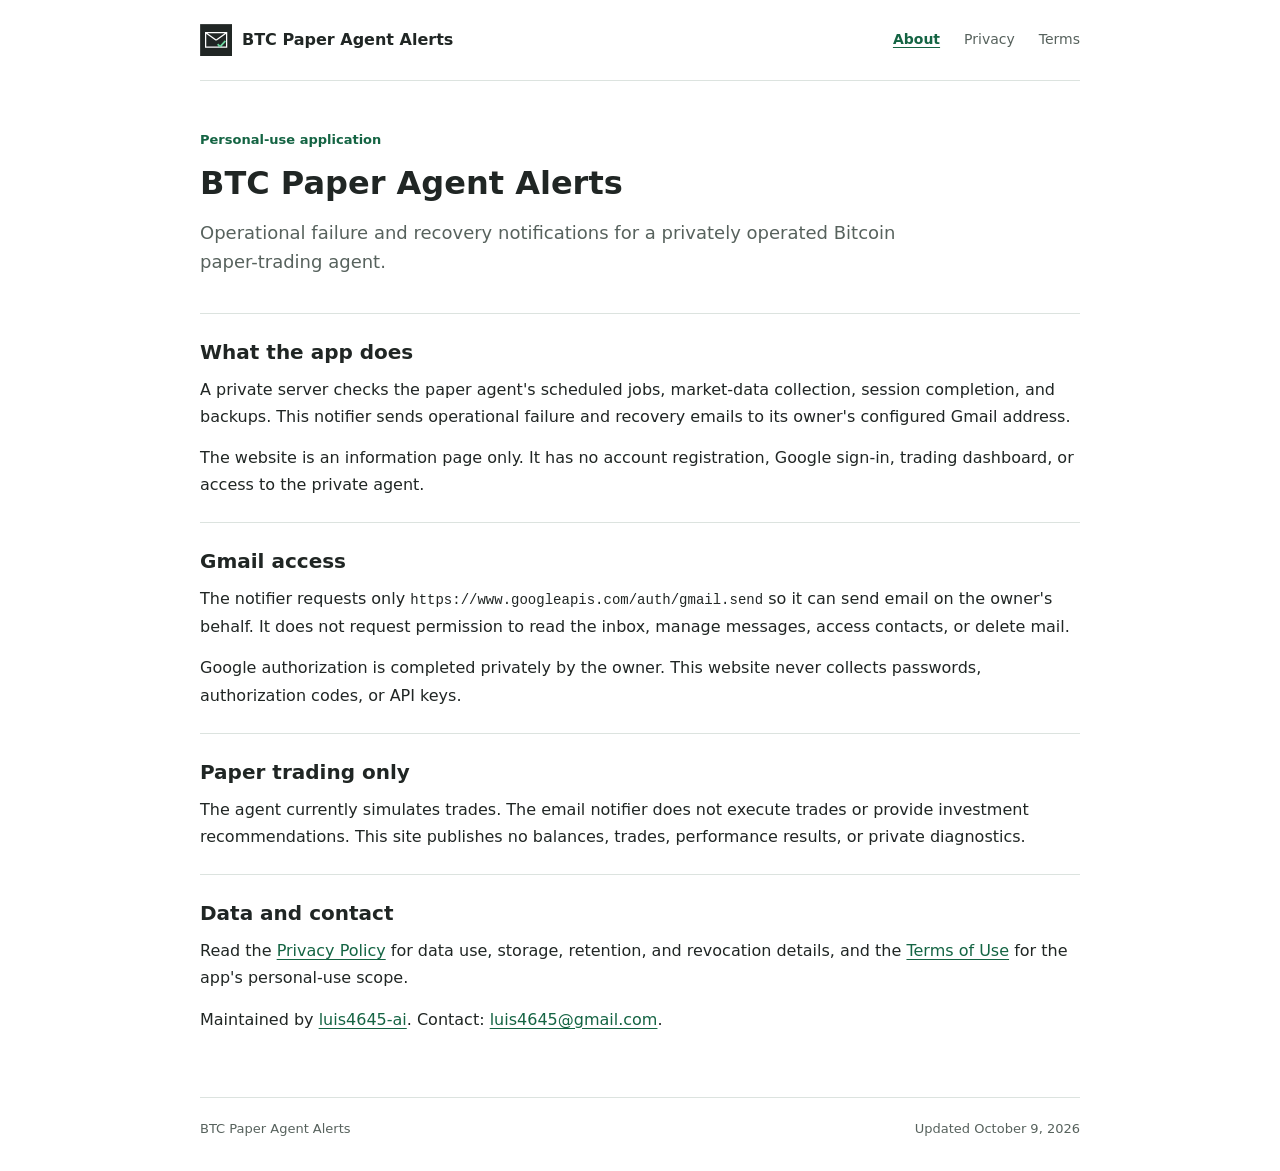
<file: index.html>
<!doctype html>
<html lang="en">
<head>
  <meta charset="utf-8">
  <meta name="viewport" content="width=device-width, initial-scale=1">
  <meta name="description" content="App information for BTC Paper Agent Alerts, a personal-use operational email notifier.">
  <title>BTC Paper Agent Alerts</title>
  <link rel="icon" href="brand.png" type="image/png">
  <link rel="stylesheet" href="styles.css">
</head>
<body>
  <header class="site-header">
    <a class="wordmark" href="./"><img src="brand.png" width="32" height="32" alt="">BTC Paper Agent Alerts</a>
    <nav aria-label="Main navigation"><a href="./" aria-current="page">About</a><a href="privacy.html">Privacy</a><a href="terms.html">Terms</a></nav>
  </header>
  <main>
    <p class="eyebrow">Personal-use application</p>
    <h1>BTC Paper Agent Alerts</h1>
    <p class="lead">Operational failure and recovery notifications for a privately operated Bitcoin paper-trading agent.</p>
    <section>
      <h2>What the app does</h2>
      <p>A private server checks the paper agent's scheduled jobs, market-data collection, session completion, and backups. This notifier sends operational failure and recovery emails to its owner's configured Gmail address.</p>
      <p>The website is an information page only. It has no account registration, Google sign-in, trading dashboard, or access to the private agent.</p>
    </section>
    <section>
      <h2>Gmail access</h2>
      <p>The notifier requests only <code>https://www.googleapis.com/auth/gmail.send</code> so it can send email on the owner's behalf. It does not request permission to read the inbox, manage messages, access contacts, or delete mail.</p>
      <p>Google authorization is completed privately by the owner. This website never collects passwords, authorization codes, or API keys.</p>
    </section>
    <section>
      <h2>Paper trading only</h2>
      <p>The agent currently simulates trades. The email notifier does not execute trades or provide investment recommendations. This site publishes no balances, trades, performance results, or private diagnostics.</p>
    </section>
    <section>
      <h2>Data and contact</h2>
      <p>Read the <a href="privacy.html">Privacy Policy</a> for data use, storage, retention, and revocation details, and the <a href="terms.html">Terms of Use</a> for the app's personal-use scope.</p>
      <p>Maintained by <a href="https://github.com/luis4645-ai">luis4645-ai</a>. Contact: <a href="mailto:luis4645@gmail.com">luis4645@gmail.com</a>.</p>
    </section>
  </main>
  <footer><span>BTC Paper Agent Alerts</span><span>Updated October 9, 2026</span></footer>
</body>
</html>
</file>
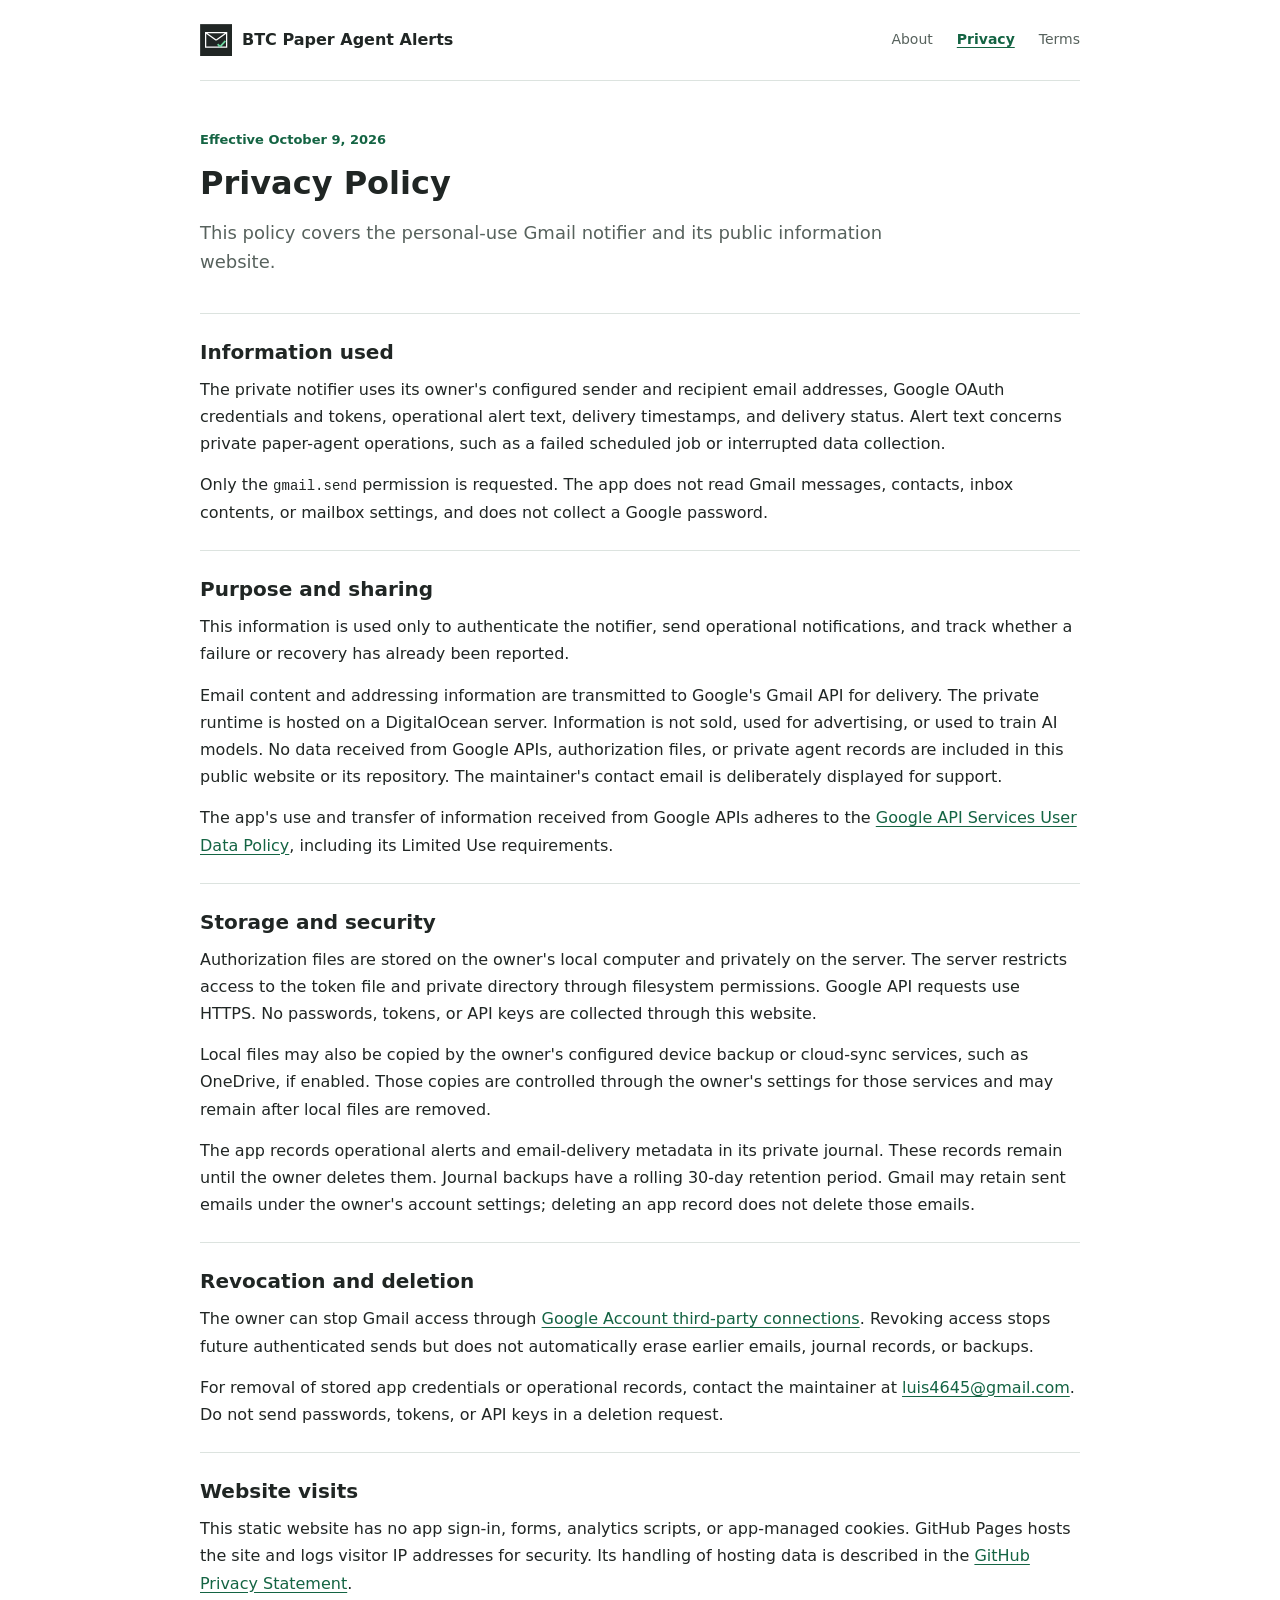
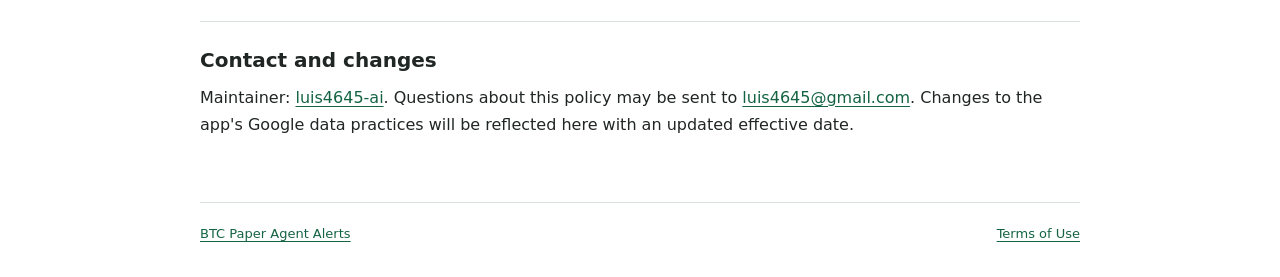
<file: privacy.html>
<!doctype html>
<html lang="en">
<head>
  <meta charset="utf-8">
  <meta name="viewport" content="width=device-width, initial-scale=1">
  <title>Privacy Policy | BTC Paper Agent Alerts</title>
  <link rel="icon" href="brand.png" type="image/png">
  <link rel="stylesheet" href="styles.css">
</head>
<body>
  <header class="site-header">
    <a class="wordmark" href="./"><img src="brand.png" width="32" height="32" alt="">BTC Paper Agent Alerts</a>
    <nav aria-label="Main navigation"><a href="./">About</a><a href="privacy.html" aria-current="page">Privacy</a><a href="terms.html">Terms</a></nav>
  </header>
  <main>
    <p class="eyebrow">Effective October 9, 2026</p>
    <h1>Privacy Policy</h1>
    <p class="lead">This policy covers the personal-use Gmail notifier and its public information website.</p>
    <section>
      <h2>Information used</h2>
      <p>The private notifier uses its owner's configured sender and recipient email addresses, Google OAuth credentials and tokens, operational alert text, delivery timestamps, and delivery status. Alert text concerns private paper-agent operations, such as a failed scheduled job or interrupted data collection.</p>
      <p>Only the <code>gmail.send</code> permission is requested. The app does not read Gmail messages, contacts, inbox contents, or mailbox settings, and does not collect a Google password.</p>
    </section>
    <section>
      <h2>Purpose and sharing</h2>
      <p>This information is used only to authenticate the notifier, send operational notifications, and track whether a failure or recovery has already been reported.</p>
      <p>Email content and addressing information are transmitted to Google's Gmail API for delivery. The private runtime is hosted on a DigitalOcean server. Information is not sold, used for advertising, or used to train AI models. No data received from Google APIs, authorization files, or private agent records are included in this public website or its repository. The maintainer's contact email is deliberately displayed for support.</p>
      <p>The app's use and transfer of information received from Google APIs adheres to the <a href="https://developers.google.com/terms/api-services-user-data-policy">Google API Services User Data Policy</a>, including its Limited Use requirements.</p>
    </section>
    <section>
      <h2>Storage and security</h2>
      <p>Authorization files are stored on the owner's local computer and privately on the server. The server restricts access to the token file and private directory through filesystem permissions. Google API requests use HTTPS. No passwords, tokens, or API keys are collected through this website.</p>
      <p>Local files may also be copied by the owner's configured device backup or cloud-sync services, such as OneDrive, if enabled. Those copies are controlled through the owner's settings for those services and may remain after local files are removed.</p>
      <p>The app records operational alerts and email-delivery metadata in its private journal. These records remain until the owner deletes them. Journal backups have a rolling 30-day retention period. Gmail may retain sent emails under the owner's account settings; deleting an app record does not delete those emails.</p>
    </section>
    <section>
      <h2>Revocation and deletion</h2>
      <p>The owner can stop Gmail access through <a href="https://myaccount.google.com/connections">Google Account third-party connections</a>. Revoking access stops future authenticated sends but does not automatically erase earlier emails, journal records, or backups.</p>
      <p>For removal of stored app credentials or operational records, contact the maintainer at <a href="mailto:luis4645@gmail.com">luis4645@gmail.com</a>. Do not send passwords, tokens, or API keys in a deletion request.</p>
    </section>
    <section>
      <h2>Website visits</h2>
      <p>This static website has no app sign-in, forms, analytics scripts, or app-managed cookies. GitHub Pages hosts the site and logs visitor IP addresses for security. Its handling of hosting data is described in the <a href="https://docs.github.com/en/site-policy/privacy-policies/github-privacy-statement">GitHub Privacy Statement</a>.</p>
    </section>
    <section>
      <h2>Contact and changes</h2>
      <p>Maintainer: <a href="https://github.com/luis4645-ai">luis4645-ai</a>. Questions about this policy may be sent to <a href="mailto:luis4645@gmail.com">luis4645@gmail.com</a>. Changes to the app's Google data practices will be reflected here with an updated effective date.</p>
    </section>
  </main>
  <footer><a href="./">BTC Paper Agent Alerts</a><a href="terms.html">Terms of Use</a></footer>
</body>
</html>
</file>
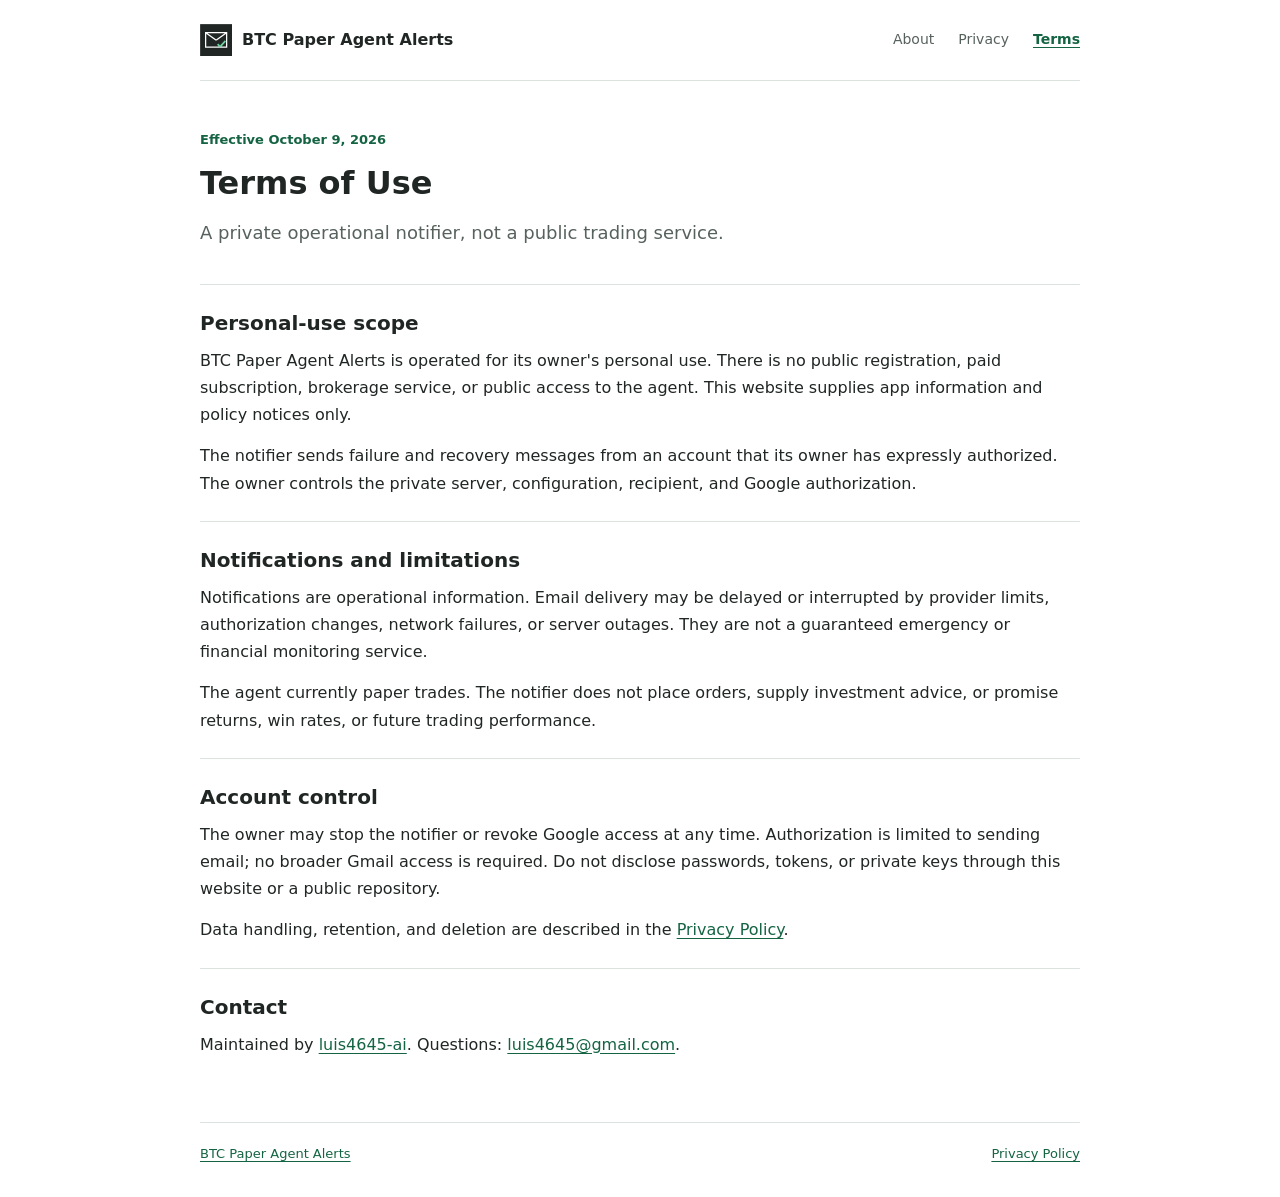
<file: terms.html>
<!doctype html>
<html lang="en">
<head>
  <meta charset="utf-8">
  <meta name="viewport" content="width=device-width, initial-scale=1">
  <title>Terms of Use | BTC Paper Agent Alerts</title>
  <link rel="icon" href="brand.png" type="image/png">
  <link rel="stylesheet" href="styles.css">
</head>
<body>
  <header class="site-header">
    <a class="wordmark" href="./"><img src="brand.png" width="32" height="32" alt="">BTC Paper Agent Alerts</a>
    <nav aria-label="Main navigation"><a href="./">About</a><a href="privacy.html">Privacy</a><a href="terms.html" aria-current="page">Terms</a></nav>
  </header>
  <main>
    <p class="eyebrow">Effective October 9, 2026</p>
    <h1>Terms of Use</h1>
    <p class="lead">A private operational notifier, not a public trading service.</p>
    <section>
      <h2>Personal-use scope</h2>
      <p>BTC Paper Agent Alerts is operated for its owner's personal use. There is no public registration, paid subscription, brokerage service, or public access to the agent. This website supplies app information and policy notices only.</p>
      <p>The notifier sends failure and recovery messages from an account that its owner has expressly authorized. The owner controls the private server, configuration, recipient, and Google authorization.</p>
    </section>
    <section>
      <h2>Notifications and limitations</h2>
      <p>Notifications are operational information. Email delivery may be delayed or interrupted by provider limits, authorization changes, network failures, or server outages. They are not a guaranteed emergency or financial monitoring service.</p>
      <p>The agent currently paper trades. The notifier does not place orders, supply investment advice, or promise returns, win rates, or future trading performance.</p>
    </section>
    <section>
      <h2>Account control</h2>
      <p>The owner may stop the notifier or revoke Google access at any time. Authorization is limited to sending email; no broader Gmail access is required. Do not disclose passwords, tokens, or private keys through this website or a public repository.</p>
      <p>Data handling, retention, and deletion are described in the <a href="privacy.html">Privacy Policy</a>.</p>
    </section>
    <section>
      <h2>Contact</h2>
      <p>Maintained by <a href="https://github.com/luis4645-ai">luis4645-ai</a>. Questions: <a href="mailto:luis4645@gmail.com">luis4645@gmail.com</a>.</p>
    </section>
  </main>
  <footer><a href="./">BTC Paper Agent Alerts</a><a href="privacy.html">Privacy Policy</a></footer>
</body>
</html>
</file>
<file: styles.css>
:root { color-scheme: light; --ink: #202624; --muted: #57625d; --line: #dce3df; --accent: #146443; }
* { box-sizing: border-box; }
body { margin: 0; background: #fff; color: var(--ink); font: 16px/1.7 system-ui, -apple-system, "Segoe UI", sans-serif; letter-spacing: 0; }
a { color: var(--accent); text-underline-offset: 3px; overflow-wrap: anywhere; }
a:hover { text-decoration-thickness: 2px; }
a:focus-visible { outline: 3px solid #c28620; outline-offset: 4px; }
.site-header, main, footer { width: min(880px, calc(100% - 48px)); margin-inline: auto; }
.site-header { display: flex; align-items: center; justify-content: space-between; flex-wrap: wrap; gap: 16px 28px; padding: 24px 0; border-bottom: 1px solid var(--line); }
.wordmark { display: inline-flex; align-items: center; gap: 10px; color: var(--ink); font-size: 16px; font-weight: 650; text-decoration: none; }
.wordmark img { width: 32px; height: 32px; flex: 0 0 32px; }
nav { display: flex; flex-wrap: wrap; gap: 24px; }
nav a { font-size: 14px; color: var(--muted); text-decoration: none; }
nav a[aria-current="page"] { color: var(--accent); font-weight: 650; text-decoration: underline; }
main { padding: 48px 0 40px; }
.eyebrow { margin: 0 0 12px; color: var(--accent); font-size: 13px; font-weight: 650; }
h1 { margin: 0 0 16px; font-size: 32px; line-height: 1.25; font-weight: 650; overflow-wrap: anywhere; }
.lead { max-width: 720px; margin: 0 0 36px; color: var(--muted); font-size: 18px; line-height: 1.6; }
section { padding: 24px 0; border-top: 1px solid var(--line); }
h2 { margin: 0 0 10px; font-size: 20px; line-height: 1.4; font-weight: 650; }
p { margin: 0 0 14px; }
section p:last-child { margin-bottom: 0; }
code { font-size: 14px; overflow-wrap: anywhere; }
footer { display: flex; justify-content: space-between; flex-wrap: wrap; gap: 12px; padding: 20px 0 32px; border-top: 1px solid var(--line); color: var(--muted); font-size: 13px; }
@media (max-width: 520px) { .site-header, main, footer { width: calc(100% - 32px); } .site-header { padding: 18px 0; } main { padding-top: 32px; } h1 { font-size: 28px; } .lead { font-size: 17px; } nav { gap: 22px; } }
</file>
